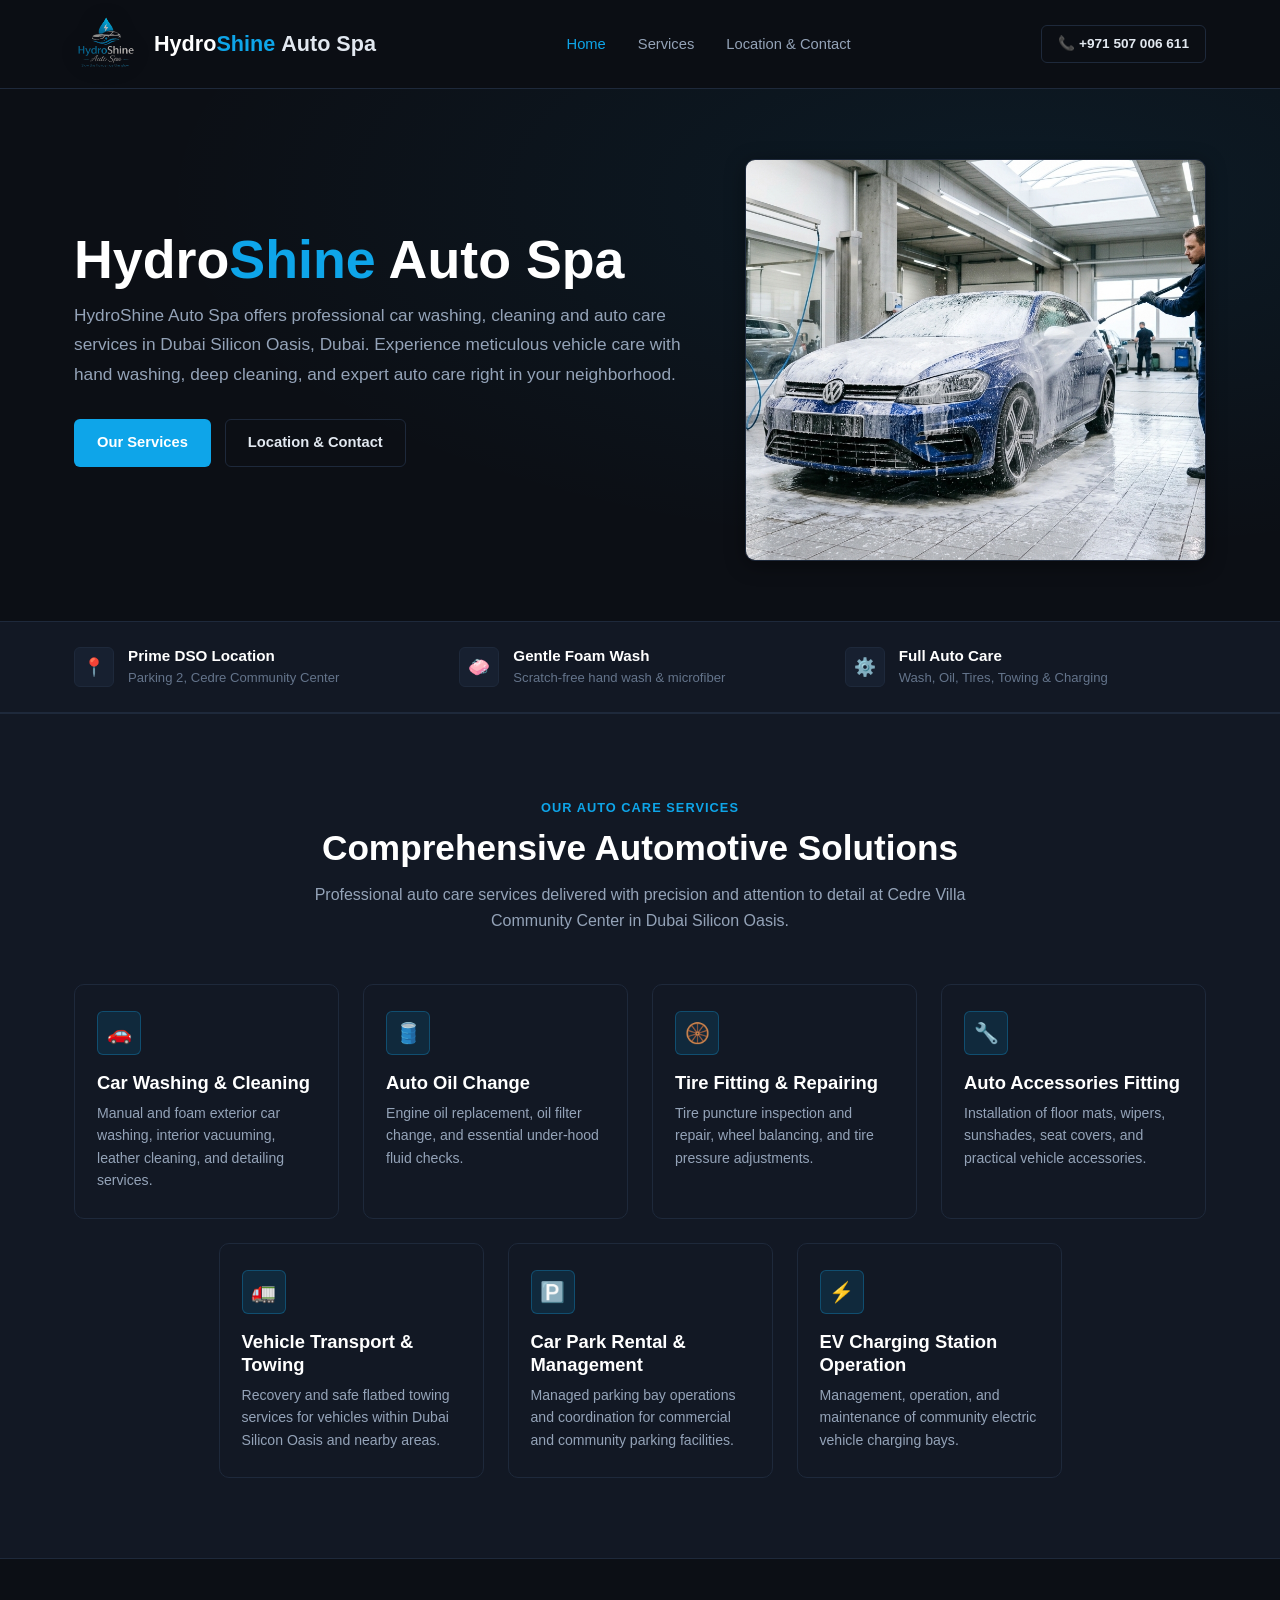
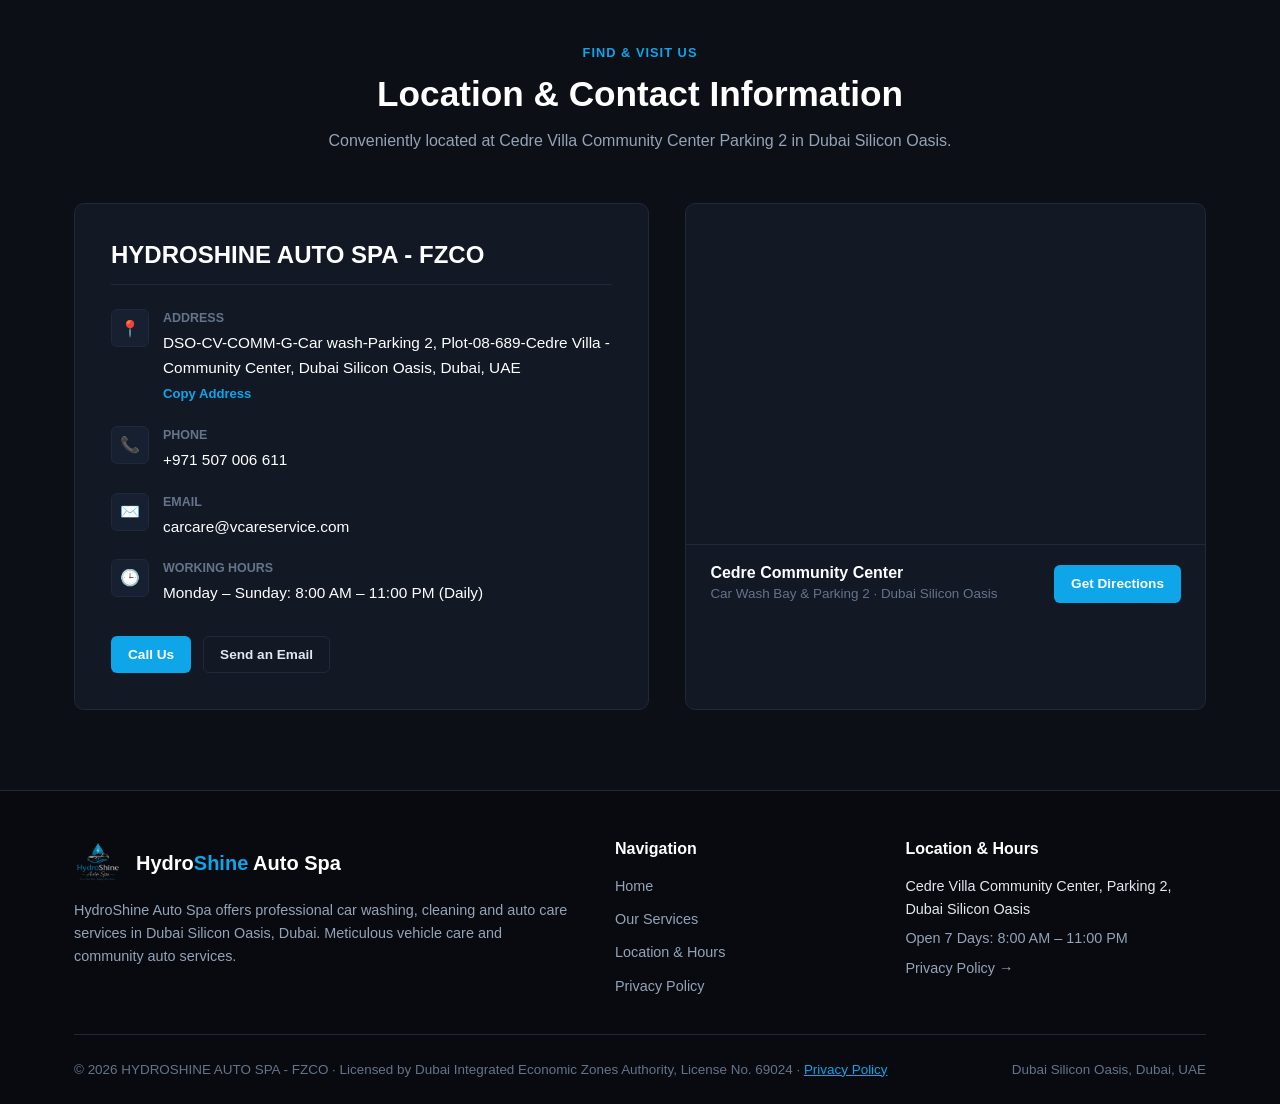
<file: index.html>
<!DOCTYPE html>
<html lang="en">

<head>
  <meta charset="UTF-8">
  <meta name="viewport" content="width=device-width, initial-scale=1.0">
  <title>HydroShine Auto Spa – Car Wash & Auto Care in Dubai Silicon Oasis</title>

  <!-- SEO & Ad Verification Meta Tags -->
  <meta name="description"
    content="HydroShine Auto Spa offers professional car washing, cleaning and auto care services in Dubai Silicon Oasis, Dubai. Slow the flow, enjoy the glow.">
  <meta name="keywords"
    content="HydroShine Auto Spa, Car Wash Dubai Silicon Oasis, DSO car wash, Cedre Villa car wash, Extreme Wash, Jack Wash, car cleaning Dubai, oil change DSO">
  <meta name="author" content="HYDROSHINE AUTO SPA - FZCO">

  <!-- Open Graph Meta Tags (Meta / Facebook Ads & Social Previews) -->
  <meta property="og:title" content="HydroShine Auto Spa – Car Wash & Auto Care in Dubai Silicon Oasis">
  <meta property="og:description"
    content="HydroShine Auto Spa offers professional car washing, cleaning and auto care services in Dubai Silicon Oasis, Dubai.">
  <meta property="og:type" content="business.business">
  <meta property="og:url" content="https://vcareservice.com">
  <meta property="og:image" content="assets/images/logo.png">

  <!-- Favicon -->
  <link rel="icon" type="image/png" href="favicon.png">
  <link rel="apple-touch-icon" href="favicon.png">

  <!-- Stylesheet -->
  <link rel="stylesheet" href="css/styles.css">

  <!-- Schema.org JSON-LD Structured Data for Local Business Verification -->
  <script type="application/ld+json">
  {
    "@context": "https://schema.org",
    "@type": "AutoWash",
    "name": "HydroShine Auto Spa",
    "legalName": "HYDROSHINE AUTO SPA - FZCO",
    "logo": "assets/images/logo.png",
    "telephone": "+971507006611",
    "email": "carcare@vcareservice.com",
    "address": {
      "@type": "PostalAddress",
      "streetAddress": "DSO-CV-COMM-G-Car wash-Parking 2, Plot-08-689-Cedre Villa - Community Center",
      "addressLocality": "Dubai Silicon Oasis",
      "addressRegion": "Dubai",
      "addressCountry": "AE"
    },
    "openingHours": "Mo-Su 08:00-22:00",
    "description": "HydroShine Auto Spa offers professional car washing, cleaning and auto care services in Dubai Silicon Oasis, Dubai."
  }
  </script>
</head>

<body>

  <!-- Header with Brand Logo -->
  <header class="navbar">
    <div class="container nav-container">
      <a href="#home" class="brand-wrapper">
        <img src="assets/images/logo.png" alt="HydroShine Auto Spa Logo" class="header-logo-img">
        <div class="brand-info">
          <div class="brand-title">Hydro<span class="blue">Shine</span> <span class="spa-badge">Auto Spa</span></div>
        </div>
      </a>

      <ul class="nav-links">
        <li><a href="#home" class="nav-link active">Home</a></li>
        <li><a href="#services" class="nav-link">Services</a></li>
        <li><a href="#contact" class="nav-link">Location & Contact</a></li>
        <li class="mobile-menu-phone">
          <a href="tel:+971507006611" class="nav-phone-call">
            📞 +971 507 006 611
          </a>
        </li>
      </ul>

      <div class="nav-actions">
        <a href="tel:+971507006611" class="btn btn-outline btn-sm desktop-phone-btn">
          <span>📞 +971 507 006 611</span>
        </a>
        <button class="mobile-toggle" aria-label="Toggle navigation">
          ☰
        </button>
      </div>
    </div>
  </header>

  <!-- Hero Section -->
  <section id="home" class="hero-section">
    <div class="container">
      <div class="hero-grid">
        <div class="hero-content">
          <h1 class="hero-title">
            Hydro<span class="blue">Shine</span> Auto Spa
          </h1>

          <p class="hero-desc">
            HydroShine Auto Spa offers professional car washing, cleaning and auto care services in Dubai Silicon Oasis,
            Dubai. Experience meticulous vehicle care with hand washing, deep cleaning, and expert auto care right in
            your neighborhood.
          </p>

          <div class="hero-actions">
            <a href="#services" class="btn btn-primary">
              <span>Our Services</span>
            </a>
            <a href="#contact" class="btn btn-outline">
              <span>Location & Contact</span>
            </a>
          </div>
        </div>

        <div class="hero-image-card">
          <img src="assets/images/hero-carwash.jpg" alt="HydroShine Auto Spa bay at Cedre Villa Community Center DSO"
            class="hero-img">
        </div>
      </div>
    </div>
  </section>

  <!-- Clean Trust Strip (3 Points Only) -->
  <div class="trust-strip">
    <div class="container">
      <div class="trust-grid">
        <div class="trust-item">
          <div class="trust-icon">📍</div>
          <div>
            <h4>Prime DSO Location</h4>
            <p>Parking 2, Cedre Community Center</p>
          </div>
        </div>
        <div class="trust-item">
          <div class="trust-icon">🧼</div>
          <div>
            <h4>Gentle Foam Wash</h4>
            <p>Scratch-free hand wash & microfiber</p>
          </div>
        </div>
        <div class="trust-item">
          <div class="trust-icon">⚙️</div>
          <div>
            <h4>Full Auto Care</h4>
            <p>Wash, Oil, Tires, Towing & Charging</p>
          </div>
        </div>
      </div>
    </div>
  </div>

  <!-- Services & Embedded Packages Section -->
  <section id="services" class="section section-alt">
    <div class="container">
      <div class="section-head">
        <span class="section-tag">Our Auto Care Services</span>
        <h2 class="section-title">Comprehensive Automotive Solutions</h2>
        <p class="section-subtitle">
          Professional auto care services delivered with precision and attention to detail at Cedre Villa Community
          Center in Dubai Silicon Oasis.
        </p>
      </div>

      <!-- The 7 Official Services Grid -->
      <div class="services-grid">
        <!-- 1. Car Washing & Cleaning -->
        <div class="service-card">
          <div class="service-icon-box">🚗</div>
          <h3 class="service-title">Car Washing & Cleaning</h3>
          <p class="service-desc">
            Manual and foam exterior car washing, interior vacuuming, leather cleaning, and detailing services.
          </p>
        </div>

        <!-- 2. Auto Oil Change -->
        <div class="service-card">
          <div class="service-icon-box">🛢️</div>
          <h3 class="service-title">Auto Oil Change</h3>
          <p class="service-desc">
            Engine oil replacement, oil filter change, and essential under-hood fluid checks.
          </p>
        </div>

        <!-- 3. Tire Fitting & Repairing -->
        <div class="service-card">
          <div class="service-icon-box">🛞</div>
          <h3 class="service-title">Tire Fitting & Repairing</h3>
          <p class="service-desc">
            Tire puncture inspection and repair, wheel balancing, and tire pressure adjustments.
          </p>
        </div>

        <!-- 4. Auto Accessories Fitting -->
        <div class="service-card">
          <div class="service-icon-box">🔧</div>
          <h3 class="service-title">Auto Accessories Fitting</h3>
          <p class="service-desc">
            Installation of floor mats, wipers, sunshades, seat covers, and practical vehicle accessories.
          </p>
        </div>

        <!-- 5. Vehicle Transport & Towing -->
        <div class="service-card">
          <div class="service-icon-box">🚛</div>
          <h3 class="service-title">Vehicle Transport & Towing</h3>
          <p class="service-desc">
            Recovery and safe flatbed towing services for vehicles within Dubai Silicon Oasis and nearby areas.
          </p>
        </div>

        <!-- 6. Car Park Rental & Management -->
        <div class="service-card">
          <div class="service-icon-box">🅿️</div>
          <h3 class="service-title">Car Park Rental & Management</h3>
          <p class="service-desc">
            Managed parking bay operations and coordination for commercial and community parking facilities.
          </p>
        </div>

        <!-- 7. EV Charging Station Management -->
        <div class="service-card">
          <div class="service-icon-box">⚡</div>
          <h3 class="service-title">EV Charging Station Operation</h3>
          <p class="service-desc">
            Management, operation, and maintenance of community electric vehicle charging bays.
          </p>
        </div>
      </div>
    </div>
  </section>

  <!-- Location & Contact Section -->
  <section id="contact" class="section">
    <div class="container">
      <div class="section-head">
        <span class="section-tag">Find & Visit Us</span>
        <h2 class="section-title">Location & Contact Information</h2>
        <p class="section-subtitle">
          Conveniently located at Cedre Villa Community Center Parking 2 in Dubai Silicon Oasis.
        </p>
      </div>

      <div class="contact-grid">
        <div class="contact-card">
          <h3>HYDROSHINE AUTO SPA - FZCO</h3>

          <div class="contact-list">
            <div class="contact-item">
              <div class="contact-icon">📍</div>
              <div>
                <div class="contact-label">Address</div>
                <div class="contact-value">
                  DSO-CV-COMM-G-Car wash-Parking 2, Plot-08-689-Cedre Villa - Community Center, Dubai Silicon Oasis,
                  Dubai, UAE
                </div>
                <button type="button" id="copy-address-btn"
                  style="background: none; border: none; color: var(--brand-blue); font-size: 0.82rem; font-weight: 600; cursor: pointer; padding: 4px 0;">
                  Copy Address
                </button>
              </div>
            </div>

            <div class="contact-item">
              <div class="contact-icon">📞</div>
              <div>
                <div class="contact-label">Phone</div>
                <div class="contact-value">
                  <a href="tel:+971507006611">+971 507 006 611</a>
                </div>
              </div>
            </div>

            <div class="contact-item">
              <div class="contact-icon">✉️</div>
              <div>
                <div class="contact-label">Email</div>
                <div class="contact-value">
                  <a href="mailto:carcare@vcareservice.com">carcare@vcareservice.com</a>
                </div>
              </div>
            </div>

            <div class="contact-item">
              <div class="contact-icon">🕒</div>
              <div>
                <div class="contact-label">Working Hours</div>
                <div class="contact-value">
                  Monday – Sunday: 8:00 AM – 11:00 PM (Daily)
                </div>
              </div>
            </div>
          </div>

          <div style="display: flex; gap: 12px; flex-wrap: wrap;">
            <a href="tel:+971507006611" class="btn btn-primary btn-sm">
              Call Us
            </a>
            <a href="mailto:carcare@vcareservice.com" class="btn btn-outline btn-sm">
              Send an Email
            </a>
          </div>
        </div>

        <div class="map-wrapper">
          <iframe class="map-embed" title="Cedre Community Center DSO Location"
            src="https://maps.google.com/maps?q=Cedre+Community+Center+Dubai+Silicon+Oasis&t=&z=15&ie=UTF8&iwloc=&output=embed"
            loading="lazy">
          </iframe>
          <div class="map-footer">
            <div>
              <h4>Cedre Community Center</h4>
              <p>Car Wash Bay & Parking 2 · Dubai Silicon Oasis</p>
            </div>
            <a href="https://maps.google.com/?q=Cedre+Community+Center+Dubai+Silicon+Oasis" target="_blank"
              rel="noopener noreferrer" class="btn btn-primary btn-sm">
              Get Directions
            </a>
          </div>
        </div>
      </div>
    </div>
  </section>

  <!-- Site Footer -->
  <footer class="site-footer">
    <div class="container">
      <div class="footer-grid">
        <div class="footer-col">
          <div style="display: flex; align-items: center; gap: 14px; margin-bottom: 12px;">
            <img src="assets/images/logo.png" alt="HydroShine Auto Spa Logo"
              style="height: 48px; width: auto; object-fit: contain;">
            <div style="font-size: 1.25rem; font-weight: 800; color: #ffffff;">Hydro<span
                style="color: var(--brand-blue);">Shine</span> Auto Spa</div>
          </div>
          <p>
            HydroShine Auto Spa offers professional car washing, cleaning and auto care services in Dubai Silicon Oasis,
            Dubai. Meticulous vehicle care and community auto services.
          </p>
        </div>

        <div class="footer-col">
          <h4>Navigation</h4>
          <ul class="footer-nav">
            <li><a href="#home">Home</a></li>
            <li><a href="#services">Our Services</a></li>
            <li><a href="#contact">Location & Hours</a></li>
            <li><a href="privacy-policy.html">Privacy Policy</a></li>
          </ul>
        </div>

        <div class="footer-col">
          <h4>Location & Hours</h4>
          <p style="margin-bottom: 6px; color: var(--text-silver);">Cedre Villa Community Center, Parking 2, Dubai
            Silicon Oasis</p>
          <p style="margin-bottom: 6px;">Open 7 Days: 8:00 AM – 11:00 PM</p>
          <p><a href="privacy-policy.html">Privacy Policy →</a></p>
        </div>
      </div>

      <div class="footer-bottom">
        <div>
          © 2026 HYDROSHINE AUTO SPA - FZCO · Licensed by Dubai Integrated Economic Zones Authority, License No. 69024 ·
          <a href="privacy-policy.html">Privacy Policy</a>
        </div>
        <div>
          Dubai Silicon Oasis, Dubai, UAE
        </div>
      </div>
    </div>
  </footer>

  <!-- Script -->
  <script src="js/main.js"></script>
</body>

</html>
</file>
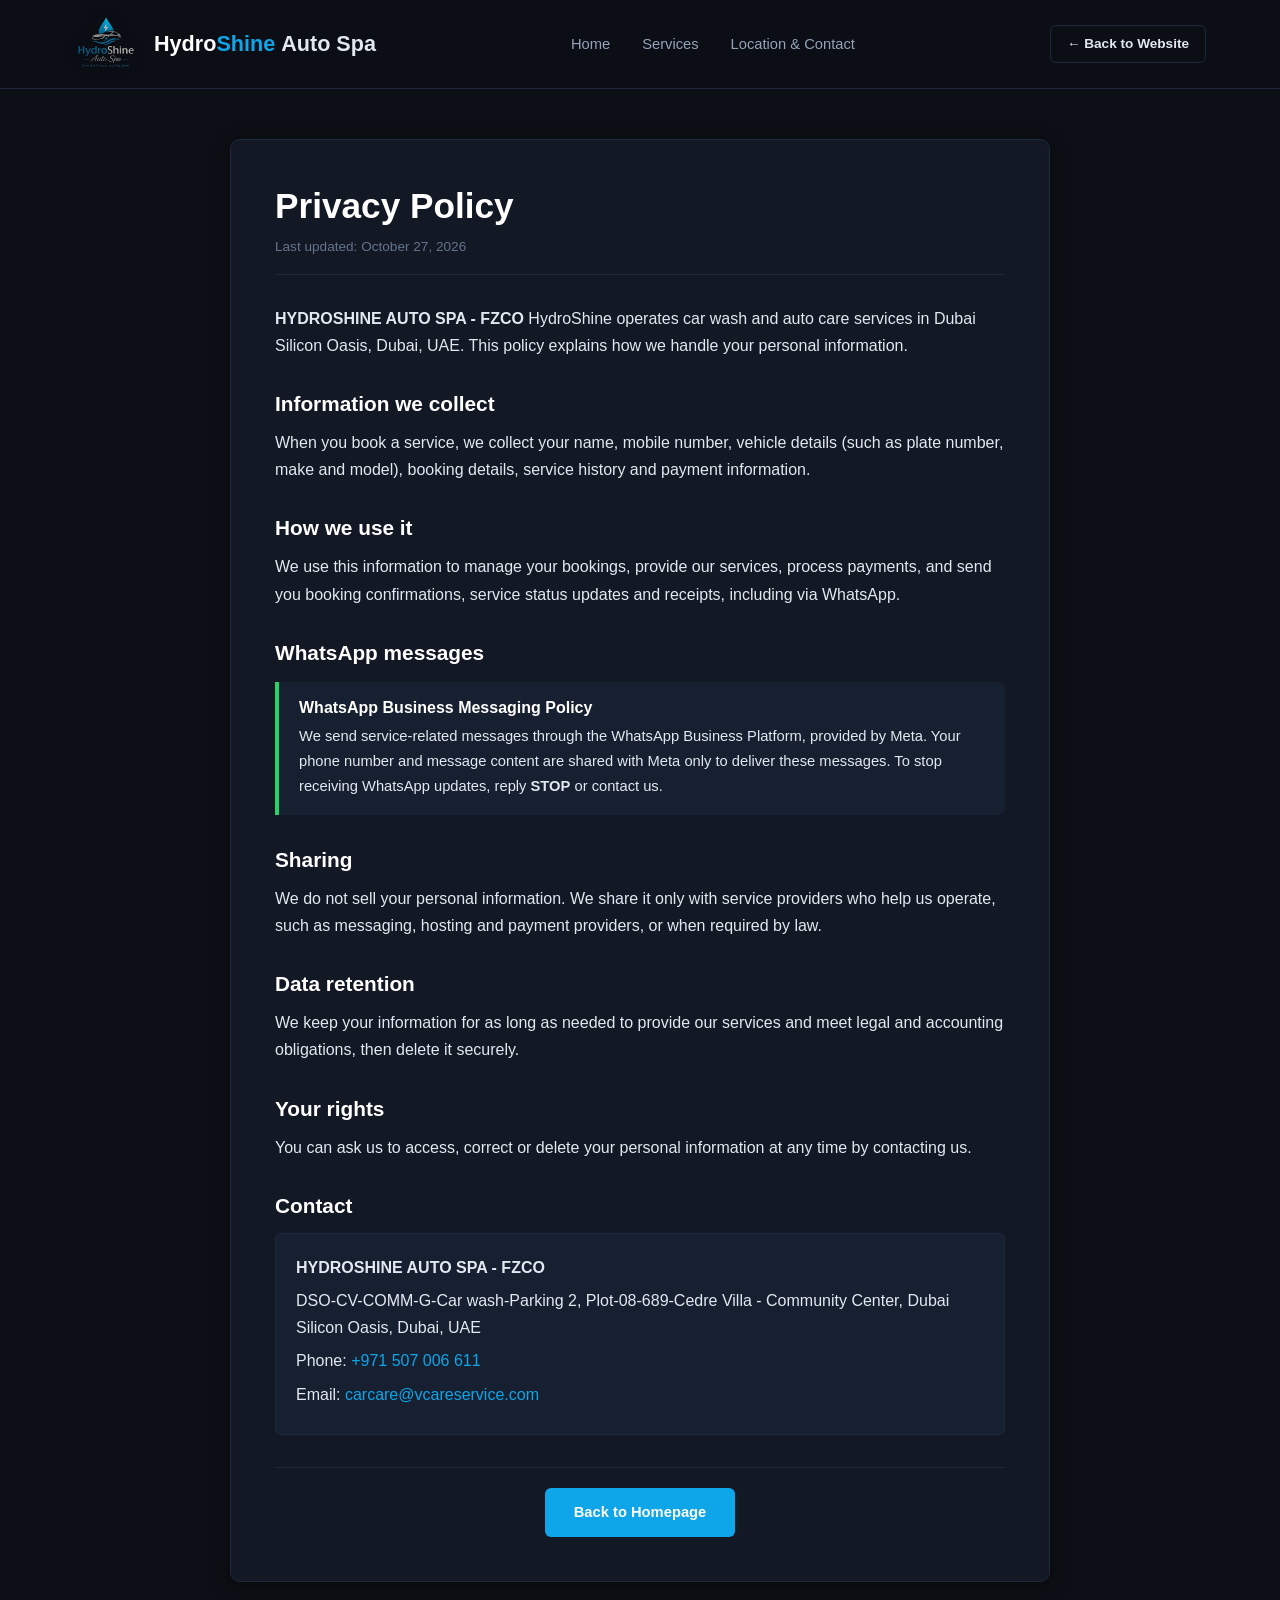
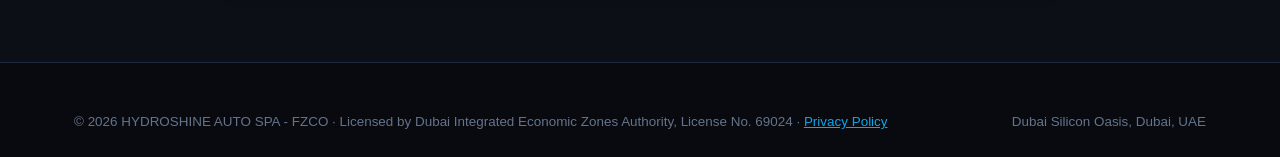
<file: privacy-policy.html>
<!DOCTYPE html>
<html lang="en">
<head>
  <meta charset="UTF-8">
  <meta name="viewport" content="width=device-width, initial-scale=1.0">
  <title>Privacy Policy – HydroShine Auto Spa | Dubai Silicon Oasis</title>

  <!-- Legal & Ads Compliance Meta Tags -->
  <meta name="description" content="Privacy Policy of HYDROSHINE AUTO SPA - FZCO. Details on customer data collection, WhatsApp Business messaging, and data protection in Dubai Silicon Oasis.">
  <meta name="robots" content="index, follow">
  <meta name="author" content="HYDROSHINE AUTO SPA - FZCO">

  <!-- Favicon -->
  <link rel="icon" type="image/png" href="favicon.png">
  <link rel="apple-touch-icon" href="favicon.png">

  <!-- Stylesheet -->
  <link rel="stylesheet" href="css/styles.css">
</head>
<body>

  <!-- Header with Brand Logo & Slogan -->
  <header class="navbar">
    <div class="container nav-container">
      <a href="index.html" class="brand-wrapper">
        <img src="assets/images/logo.png" alt="HydroShine Auto Spa Logo" class="header-logo-img">
        <div class="brand-info">
          <div class="brand-title">Hydro<span class="blue">Shine</span> <span class="spa-badge">Auto Spa</span></div>
        </div>
      </a>

      <ul class="nav-links">
        <li><a href="index.html#home" class="nav-link">Home</a></li>
        <li><a href="index.html#services" class="nav-link">Services</a></li>
        <li><a href="index.html#contact" class="nav-link">Location & Contact</a></li>
      </ul>

      <div class="nav-actions">
        <a href="index.html" class="btn btn-outline btn-sm">
          ← Back to Website
        </a>
      </div>
    </div>
  </header>

  <!-- Clean Document Container -->
  <main class="policy-container">
    <article class="policy-card">
      <h1 class="policy-title">Privacy Policy</h1>
      <div class="policy-updated">Last updated: October 27, 2026</div>

      <div class="policy-block">
        <p>
          <strong>HYDROSHINE AUTO SPA - FZCO</strong> HydroShine operates car wash and auto care services in Dubai Silicon Oasis, Dubai, UAE. This policy explains how we handle your personal information.
        </p>
      </div>

      <!-- Information we collect -->
      <div class="policy-block">
        <h2>Information we collect</h2>
        <p>
          When you book a service, we collect your name, mobile number, vehicle details (such as plate number, make and model), booking details, service history and payment information.
        </p>
      </div>

      <!-- How we use it -->
      <div class="policy-block">
        <h2>How we use it</h2>
        <p>
          We use this information to manage your bookings, provide our services, process payments, and send you booking confirmations, service status updates and receipts, including via WhatsApp.
        </p>
      </div>

      <!-- WhatsApp messages -->
      <div class="policy-block">
        <h2>WhatsApp messages</h2>
        <div class="policy-box-callout">
          <h3>WhatsApp Business Messaging Policy</h3>
          <p>
            We send service-related messages through the WhatsApp Business Platform, provided by Meta. Your phone number and message content are shared with Meta only to deliver these messages. To stop receiving WhatsApp updates, reply <strong>STOP</strong> or contact us.
          </p>
        </div>
      </div>

      <!-- Sharing -->
      <div class="policy-block">
        <h2>Sharing</h2>
        <p>
          We do not sell your personal information. We share it only with service providers who help us operate, such as messaging, hosting and payment providers, or when required by law.
        </p>
      </div>

      <!-- Data retention -->
      <div class="policy-block">
        <h2>Data retention</h2>
        <p>
          We keep your information for as long as needed to provide our services and meet legal and accounting obligations, then delete it securely.
        </p>
      </div>

      <!-- Your rights -->
      <div class="policy-block">
        <h2>Your rights</h2>
        <p>
          You can ask us to access, correct or delete your personal information at any time by contacting us.
        </p>
      </div>

      <!-- Contact -->
      <div class="policy-block">
        <h2>Contact</h2>
        <div class="policy-contact-details">
          <p><strong>HYDROSHINE AUTO SPA - FZCO</strong></p>
          <p>DSO-CV-COMM-G-Car wash-Parking 2, Plot-08-689-Cedre Villa - Community Center, Dubai Silicon Oasis, Dubai, UAE</p>
          <p>Phone: <a href="tel:+971507006611" style="color: var(--brand-blue);">+971 507 006 611</a></p>
          <p>Email: <a href="mailto:carcare@vcareservice.com" style="color: var(--brand-blue);">carcare@vcareservice.com</a></p>
        </div>
      </div>

      <div style="margin-top: 32px; padding-top: 20px; border-top: 1px solid var(--border-dark); text-align: center;">
        <a href="index.html" class="btn btn-primary policy-btn">
          Back to Homepage
        </a>
      </div>
    </article>
  </main>

  <!-- Clean Footer -->
  <footer class="site-footer">
    <div class="container">
      <div class="footer-bottom" style="border: none; padding-top: 0;">
        <div>
          © 2026 HYDROSHINE AUTO SPA - FZCO · Licensed by Dubai Integrated Economic Zones Authority, License No. 69024 · <a href="privacy-policy.html">Privacy Policy</a>
        </div>
        <div>
          Dubai Silicon Oasis, Dubai, UAE
        </div>
      </div>
    </div>
  </footer>

  <!-- Script -->
  <script src="js/main.js"></script>
</body>
</html>
</file>
<file: css/styles.css>
/* ==========================================================================
   HYDROSHINE AUTO SPA - Brand Identity & Design System
   Color Palette derived directly from the official HydroShine Logo:
   - Deep Obsidian / Charcoal Black (#0c0f15, #111622)
   - Hydro Azure Blue (#0ea5e9, #0284c7)
   - Metallic Silver / Crisp White (#ffffff, #e2e8f0, #94a3b8)
   ========================================================================== */

:root {
  --bg-main: #0c0f15;
  --bg-card: #121824;
  --bg-card-alt: #172030;
  --bg-surface: #1a2334;
  
  --brand-blue: #0ea5e9;
  --brand-blue-hover: #0284c7;
  --brand-blue-deep: #0369a1;
  --brand-blue-subtle: rgba(14, 165, 233, 0.12);
  --brand-blue-border: rgba(14, 165, 233, 0.3);
  
  --text-white: #ffffff;
  --text-silver: #e2e8f0;
  --text-muted: #94a3b8;
  --text-dim: #64748b;
  
  --border-dark: #1e293b;
  --border-light: rgba(255, 255, 255, 0.08);
  
  --whatsapp-green: #25d366;
  --whatsapp-hover: #20bd5a;
  
  --font-family: -apple-system, BlinkMacSystemFont, "Segoe UI", Roboto, "Helvetica Neue", Arial, sans-serif;
  --font-serif: Georgia, Cambria, "Times New Roman", Times, serif;
  
  --radius-sm: 6px;
  --radius-md: 10px;
  --radius-lg: 14px;
  
  --shadow-card: 0 4px 20px rgba(0, 0, 0, 0.4);
  --transition: all 0.2s ease;
}

/* Reset */
*, *::before, *::after {
  box-sizing: border-box;
  margin: 0;
  padding: 0;
}

html {
  scroll-behavior: smooth;
  font-size: 16px;
  background-color: var(--bg-main);
  color: var(--text-silver);
}

body {
  font-family: var(--font-family);
  line-height: 1.6;
  background-color: var(--bg-main);
  -webkit-font-smoothing: antialiased;
}

/* Typography */
h1, h2, h3, h4, h5, h6 {
  color: var(--text-white);
  font-weight: 700;
  line-height: 1.25;
}

p {
  color: var(--text-muted);
}

a {
  color: inherit;
  text-decoration: none;
  transition: var(--transition);
}

img {
  max-width: 100%;
  height: auto;
  display: block;
}

/* Container */
.container {
  width: 100%;
  max-width: 1180px;
  margin: 0 auto;
  padding: 0 24px;
}

/* Header & Navbar */
.navbar {
  position: sticky;
  top: 0;
  left: 0;
  width: 100%;
  background: rgba(12, 15, 21, 0.95);
  backdrop-filter: blur(12px);
  -webkit-backdrop-filter: blur(12px);
  border-bottom: 1px solid var(--border-dark);
  z-index: 100;
  padding: 12px 0;
}

.nav-container {
  display: flex;
  justify-content: space-between;
  align-items: center;
}

.brand-wrapper {
  display: flex;
  align-items: center;
  gap: 16px;
}

.header-logo-img {
  height: 64px;
  width: auto;
  object-fit: contain;
  filter: drop-shadow(0 2px 10px rgba(0, 0, 0, 0.35));
}

.brand-info {
  display: flex;
  flex-direction: column;
}

.brand-title {
  font-size: 1.35rem;
  font-weight: 800;
  line-height: 1.15;
  color: var(--text-white);
}

.brand-title .blue {
  color: var(--brand-blue);
}

.brand-title .spa-badge {
  color: var(--text-silver);
  font-weight: 600;
}

.brand-slogan {
  font-size: 0.78rem;
  color: var(--brand-blue);
  font-style: italic;
  letter-spacing: 0.03em;
  margin-top: 2px;
}

.nav-links {
  display: flex;
  align-items: center;
  gap: 32px;
  list-style: none;
}

.nav-link {
  font-size: 0.92rem;
  font-weight: 500;
  color: var(--text-muted);
}

.nav-link:hover, .nav-link.active {
  color: var(--brand-blue);
}

.nav-actions {
  display: flex;
  align-items: center;
  gap: 12px;
}

.mobile-toggle {
  display: none;
  background: transparent;
  border: none;
  color: var(--text-white);
  font-size: 1.5rem;
  cursor: pointer;
  padding: 6px;
}

/* Buttons */
.btn {
  display: inline-flex;
  align-items: center;
  justify-content: center;
  gap: 8px;
  font-size: 0.92rem;
  font-weight: 600;
  padding: 11px 22px;
  border-radius: var(--radius-sm);
  border: 1px solid transparent;
  cursor: pointer;
  transition: var(--transition);
  white-space: nowrap;
}

.btn-primary {
  background-color: var(--brand-blue);
  color: #ffffff;
}

.btn-primary:hover {
  background-color: var(--brand-blue-hover);
  color: #ffffff;
}

.btn-whatsapp {
  background-color: var(--whatsapp-green);
  color: #ffffff;
}

.btn-whatsapp:hover {
  background-color: var(--whatsapp-hover);
  color: #ffffff;
}

.btn-outline {
  background-color: transparent;
  color: var(--text-silver);
  border-color: var(--border-dark);
}

.btn-outline:hover {
  border-color: var(--brand-blue);
  color: var(--brand-blue);
  background-color: var(--brand-blue-subtle);
}

.btn-sm {
  padding: 7px 16px;
  font-size: 0.85rem;
}

/* Hero Section (Clean & Sized Perfectly) */
.hero-section {
  padding: 70px 0 60px 0;
  background: radial-gradient(ellipse at 80% 20%, rgba(14, 165, 233, 0.08) 0%, transparent 60%),
              var(--bg-main);
  border-bottom: 1px solid var(--border-dark);
}

.hero-grid {
  display: grid;
  grid-template-columns: 1.15fr 0.85fr;
  gap: 48px;
  align-items: center;
}

.hero-badge {
  display: inline-flex;
  align-items: center;
  gap: 8px;
  background: var(--brand-blue-subtle);
  border: 1px solid var(--brand-blue-border);
  color: var(--brand-blue);
  font-size: 0.82rem;
  font-weight: 600;
  padding: 5px 14px;
  border-radius: var(--radius-sm);
  margin-bottom: 20px;
}

.hero-title {
  font-size: clamp(2.3rem, 4.2vw, 3.4rem);
  color: var(--text-white);
  line-height: 1.15;
  margin-bottom: 10px;
}

.hero-title .blue {
  color: var(--brand-blue);
}

.hero-slogan-line {
  font-size: 1.15rem;
  color: var(--brand-blue);
  font-style: italic;
  margin-bottom: 20px;
  display: block;
}

.hero-desc {
  font-size: 1.08rem;
  color: var(--text-muted);
  line-height: 1.7;
  margin-bottom: 30px;
}

.hero-actions {
  display: flex;
  flex-wrap: wrap;
  gap: 14px;
  margin-bottom: 24px;
}

.hero-image-card {
  position: relative;
  border-radius: var(--radius-md);
  overflow: hidden;
  border: 1px solid var(--border-dark);
  box-shadow: var(--shadow-card);
}

.hero-img {
  width: 100%;
  height: 400px;
  object-fit: cover;
}

.hero-img-badge {
  position: absolute;
  bottom: 0;
  left: 0;
  right: 0;
  background: rgba(12, 15, 21, 0.9);
  padding: 12px 18px;
  font-size: 0.84rem;
  display: flex;
  justify-content: space-between;
  border-top: 1px solid var(--border-dark);
}

/* Trust Strip */
.trust-strip {
  background-color: var(--bg-card);
  border-bottom: 1px solid var(--border-dark);
  padding: 24px 0;
}

.trust-grid {
  display: grid;
  grid-template-columns: repeat(3, 1fr);
  gap: 24px;
}

.trust-item {
  display: flex;
  align-items: center;
  gap: 14px;
}

.trust-icon {
  width: 40px;
  height: 40px;
  border-radius: var(--radius-sm);
  background: var(--bg-card-alt);
  border: 1px solid var(--border-dark);
  display: flex;
  align-items: center;
  justify-content: center;
  color: var(--brand-blue);
  flex-shrink: 0;
  font-size: 1.1rem;
}

.trust-item h4 {
  font-size: 0.95rem;
  margin-bottom: 2px;
}

.trust-item p {
  font-size: 0.82rem;
  color: var(--text-dim);
}

/* Services Section */
.section {
  padding: 80px 0;
}

.section-alt {
  background-color: var(--bg-card);
  border-top: 1px solid var(--border-dark);
  border-bottom: 1px solid var(--border-dark);
}

.section-head {
  text-align: center;
  max-width: 720px;
  margin: 0 auto 50px auto;
}

.section-tag {
  display: inline-block;
  font-size: 0.8rem;
  font-weight: 700;
  text-transform: uppercase;
  letter-spacing: 0.08em;
  color: var(--brand-blue);
  margin-bottom: 8px;
}

.section-title {
  font-size: 2.2rem;
  margin-bottom: 12px;
}

.section-subtitle {
  font-size: 1rem;
  color: var(--text-muted);
}

/* 7 Official Services Grid - 4 above, 3 centered below */
.services-grid {
  display: flex;
  flex-wrap: wrap;
  justify-content: center;
  gap: 24px;
  max-width: 1140px;
  margin: 0 auto;
}

.service-card {
  flex: 0 1 calc(25% - 18px);
  min-width: 250px;
  max-width: 265px;
  background: var(--bg-card);
  border: 1px solid var(--border-dark);
  border-radius: var(--radius-md);
  padding: 26px 22px;
  transition: var(--transition);
  display: flex;
  flex-direction: column;
}

.service-card:hover {
  border-color: var(--brand-blue-border);
  background: var(--bg-card-alt);
  transform: translateY(-3px);
}

.service-icon-box {
  width: 44px;
  height: 44px;
  border-radius: var(--radius-sm);
  background: var(--brand-blue-subtle);
  border: 1px solid var(--brand-blue-border);
  display: flex;
  align-items: center;
  justify-content: center;
  color: var(--brand-blue);
  font-size: 1.25rem;
  margin-bottom: 16px;
}

.service-title {
  font-size: 1.15rem;
  margin-bottom: 8px;
}

.service-desc {
  font-size: 0.88rem;
  color: var(--text-muted);
  line-height: 1.6;
}

/* Packages Embedded in Services Section */
.packages-wrapper {
  margin-top: 20px;
  padding-top: 50px;
  border-top: 1px solid var(--border-dark);
}

.packages-head {
  text-align: center;
  margin-bottom: 36px;
}

.packages-head h3 {
  font-size: 1.8rem;
  margin-bottom: 8px;
}

.packages-head p {
  color: var(--text-muted);
  font-size: 0.95rem;
}

.packages-grid {
  display: grid;
  grid-template-columns: repeat(auto-fit, minmax(320px, 1fr));
  gap: 28px;
  align-items: stretch;
}

.package-box {
  background: var(--bg-card);
  border: 1px solid var(--border-dark);
  border-radius: var(--radius-md);
  padding: 34px 30px;
  display: flex;
  flex-direction: column;
  position: relative;
  transition: var(--transition);
}

.package-box:hover {
  border-color: var(--brand-blue-border);
}

.package-box.featured {
  border: 2px solid var(--brand-blue);
  background: linear-gradient(180deg, rgba(14, 165, 233, 0.05) 0%, var(--bg-card) 100%);
}

.featured-pill {
  position: absolute;
  top: 18px;
  right: 20px;
  background: var(--brand-blue);
  color: #ffffff;
  font-size: 0.75rem;
  font-weight: 700;
  text-transform: uppercase;
  padding: 4px 12px;
  border-radius: var(--radius-sm);
}

.package-badge-tag {
  font-size: 0.78rem;
  font-weight: 700;
  text-transform: uppercase;
  color: var(--brand-blue);
  margin-bottom: 6px;
  display: block;
}

.package-name {
  font-size: 1.65rem;
  margin-bottom: 10px;
}

.package-intro {
  font-size: 0.92rem;
  color: var(--text-muted);
  margin-bottom: 22px;
  padding-bottom: 18px;
  border-bottom: 1px solid var(--border-dark);
}

.package-advantages-label {
  font-size: 0.8rem;
  font-weight: 700;
  text-transform: uppercase;
  letter-spacing: 0.06em;
  color: var(--text-silver);
  margin-bottom: 14px;
}

.package-features {
  list-style: none;
  display: flex;
  flex-direction: column;
  gap: 12px;
  margin-bottom: 28px;
  flex-grow: 1;
}

.package-features li {
  display: flex;
  align-items: flex-start;
  gap: 10px;
  font-size: 0.92rem;
  color: var(--text-silver);
}

.package-features li svg {
  width: 18px;
  height: 18px;
  color: var(--brand-blue);
  flex-shrink: 0;
  margin-top: 3px;
}

/* Contact & Location Section */
.contact-grid {
  display: grid;
  grid-template-columns: 1.05fr 0.95fr;
  gap: 36px;
}

.contact-card {
  background: var(--bg-card);
  border: 1px solid var(--border-dark);
  border-radius: var(--radius-md);
  padding: 36px;
}

.contact-card h3 {
  font-size: 1.5rem;
  margin-bottom: 24px;
  padding-bottom: 14px;
  border-bottom: 1px solid var(--border-dark);
}

.contact-list {
  display: flex;
  flex-direction: column;
  gap: 20px;
  margin-bottom: 30px;
}

.contact-item {
  display: flex;
  align-items: flex-start;
  gap: 14px;
}

.contact-icon {
  width: 38px;
  height: 38px;
  border-radius: var(--radius-sm);
  background: var(--bg-card-alt);
  border: 1px solid var(--border-dark);
  display: flex;
  align-items: center;
  justify-content: center;
  color: var(--brand-blue);
  flex-shrink: 0;
}

.contact-label {
  font-size: 0.78rem;
  font-weight: 700;
  text-transform: uppercase;
  color: var(--text-dim);
  margin-bottom: 2px;
}

.contact-value {
  font-size: 0.96rem;
  color: var(--text-white);
  font-weight: 500;
}

.contact-value a:hover {
  color: var(--brand-blue);
}

.map-wrapper {
  background: var(--bg-card);
  border: 1px solid var(--border-dark);
  border-radius: var(--radius-md);
  overflow: hidden;
  display: flex;
  flex-direction: column;
}

.map-embed {
  width: 100%;
  height: 340px;
  border: 0;
}

.map-footer {
  padding: 18px 24px;
  background: var(--bg-card);
  display: flex;
  align-items: center;
  justify-content: space-between;
  border-top: 1px solid var(--border-dark);
}

.map-footer h4 {
  font-size: 1rem;
}

.map-footer p {
  font-size: 0.84rem;
  color: var(--text-dim);
}

/* Footer */
.site-footer {
  background: #080a0f;
  color: var(--text-dim);
  padding: 48px 0 24px 0;
  border-top: 1px solid var(--border-dark);
  font-size: 0.9rem;
}

.footer-grid {
  display: grid;
  grid-template-columns: 2fr 1fr 1.2fr;
  gap: 40px;
  margin-bottom: 36px;
}

.footer-col h4 {
  color: var(--text-white);
  font-size: 1rem;
  margin-bottom: 16px;
}

.footer-col p {
  color: var(--text-muted);
  line-height: 1.6;
}

.footer-nav {
  list-style: none;
  display: flex;
  flex-direction: column;
  gap: 10px;
}

.footer-nav a {
  color: var(--text-muted);
}

.footer-nav a:hover {
  color: var(--brand-blue);
}

.footer-bottom {
  padding-top: 24px;
  border-top: 1px solid var(--border-dark);
  display: flex;
  justify-content: space-between;
  align-items: center;
  flex-wrap: wrap;
  gap: 14px;
  font-size: 0.84rem;
}

.footer-bottom a {
  color: var(--brand-blue);
  text-decoration: underline;
}

/* Floating WhatsApp Button */
.whatsapp-float {
  position: fixed;
  bottom: 24px;
  right: 24px;
  z-index: 99;
  display: flex;
  align-items: center;
  gap: 8px;
  background-color: var(--whatsapp-green);
  color: #ffffff;
  padding: 11px 20px;
  border-radius: 50px;
  font-size: 0.92rem;
  font-weight: 600;
  box-shadow: 0 4px 14px rgba(0, 0, 0, 0.4);
  transition: var(--transition);
}

.whatsapp-float:hover {
  background-color: var(--whatsapp-hover);
  transform: translateY(-2px);
  color: #ffffff;
}

.whatsapp-float svg {
  width: 20px;
  height: 20px;
  fill: currentColor;
}

/* Privacy Policy Page Specific Styles */
.policy-container {
  max-width: 860px;
  margin: 50px auto 80px auto;
  padding: 0 20px;
}

.policy-card {
  background-color: var(--bg-card);
  border: 1px solid var(--border-dark);
  border-radius: var(--radius-md);
  padding: 44px;
  box-shadow: var(--shadow-card);
}

.policy-title {
  font-size: 2.2rem;
  margin-bottom: 8px;
}

.policy-updated {
  font-size: 0.85rem;
  color: var(--text-dim);
  margin-bottom: 30px;
  padding-bottom: 16px;
  border-bottom: 1px solid var(--border-dark);
}

.policy-block {
  margin-bottom: 32px;
}

.policy-block h2 {
  font-size: 1.3rem;
  color: var(--text-white);
  margin-bottom: 12px;
}

.policy-block p {
  color: var(--text-silver);
  line-height: 1.7;
  margin-bottom: 12px;
}

.policy-box-callout {
  background-color: var(--bg-card-alt);
  border-left: 4px solid var(--whatsapp-green);
  padding: 16px 20px;
  border-radius: 0 var(--radius-sm) var(--radius-sm) 0;
  margin: 16px 0;
}

.policy-box-callout h3 {
  font-size: 1rem;
  color: var(--text-white);
  margin-bottom: 6px;
}

.policy-box-callout p {
  margin-bottom: 0;
  font-size: 0.92rem;
}

.policy-contact-details {
  background-color: var(--bg-card-alt);
  border: 1px solid var(--border-dark);
  border-radius: var(--radius-sm);
  padding: 20px;
  margin-top: 14px;
}

.policy-contact-details p {
  margin-bottom: 6px;
}

.policy-btn {
  display: inline-block;
  max-width: 100%;
  white-space: normal;
  padding: 12px 28px;
  text-align: center;
}

.mobile-menu-phone {
  display: none;
}

/* Responsive */
@media (max-width: 1180px) {
  .service-card {
    flex: 0 1 calc(50% - 14px);
    max-width: 340px;
  }
}

@media (max-width: 900px) {
  .hero-grid {
    grid-template-columns: 1fr;
    gap: 32px;
  }
  
  .hero-img {
    height: 320px;
  }
  
  .contact-grid {
    grid-template-columns: 1fr;
  }
  
  .footer-grid {
    grid-template-columns: 1fr;
    gap: 24px;
  }
}

@media (max-width: 768px) {
  .desktop-phone-btn {
    display: none !important;
  }
  
  .mobile-menu-phone {
    display: block;
    margin-top: 10px;
    padding-top: 14px;
    border-top: 1px solid var(--border-dark);
  }
  
  .nav-phone-call {
    display: flex;
    align-items: center;
    justify-content: center;
    background: var(--bg-surface);
    border: 1px solid var(--border-dark);
    color: var(--brand-blue);
    padding: 10px 14px;
    border-radius: var(--radius-sm);
    font-weight: 600;
  }

  .nav-phone-call:hover {
    background: var(--brand-blue-subtle);
    border-color: var(--brand-blue-border);
  }

  .nav-links {
    display: none;
    position: absolute;
    top: 100%;
    left: 0;
    width: 100%;
    background-color: var(--bg-card);
    flex-direction: column;
    padding: 20px 24px;
    border-bottom: 1px solid var(--border-dark);
    box-shadow: 0 10px 25px rgba(0, 0, 0, 0.5);
  }
  
  .nav-links.open {
    display: flex;
  }
  
  .mobile-toggle {
    display: block;
  }

  .trust-grid {
    grid-template-columns: 1fr;
    gap: 16px;
  }

  .header-logo-img {
    height: 52px;
  }

  .brand-title {
    font-size: 1.15rem;
  }

  .policy-card {
    padding: 28px 18px;
  }
}

@media (max-width: 480px) {
  .header-logo-img {
    height: 44px;
  }
  
  .brand-title {
    font-size: 1.05rem;
  }

  .policy-card {
    padding: 22px 14px;
  }

  .btn {
    white-space: normal;
  }
}
</file>
